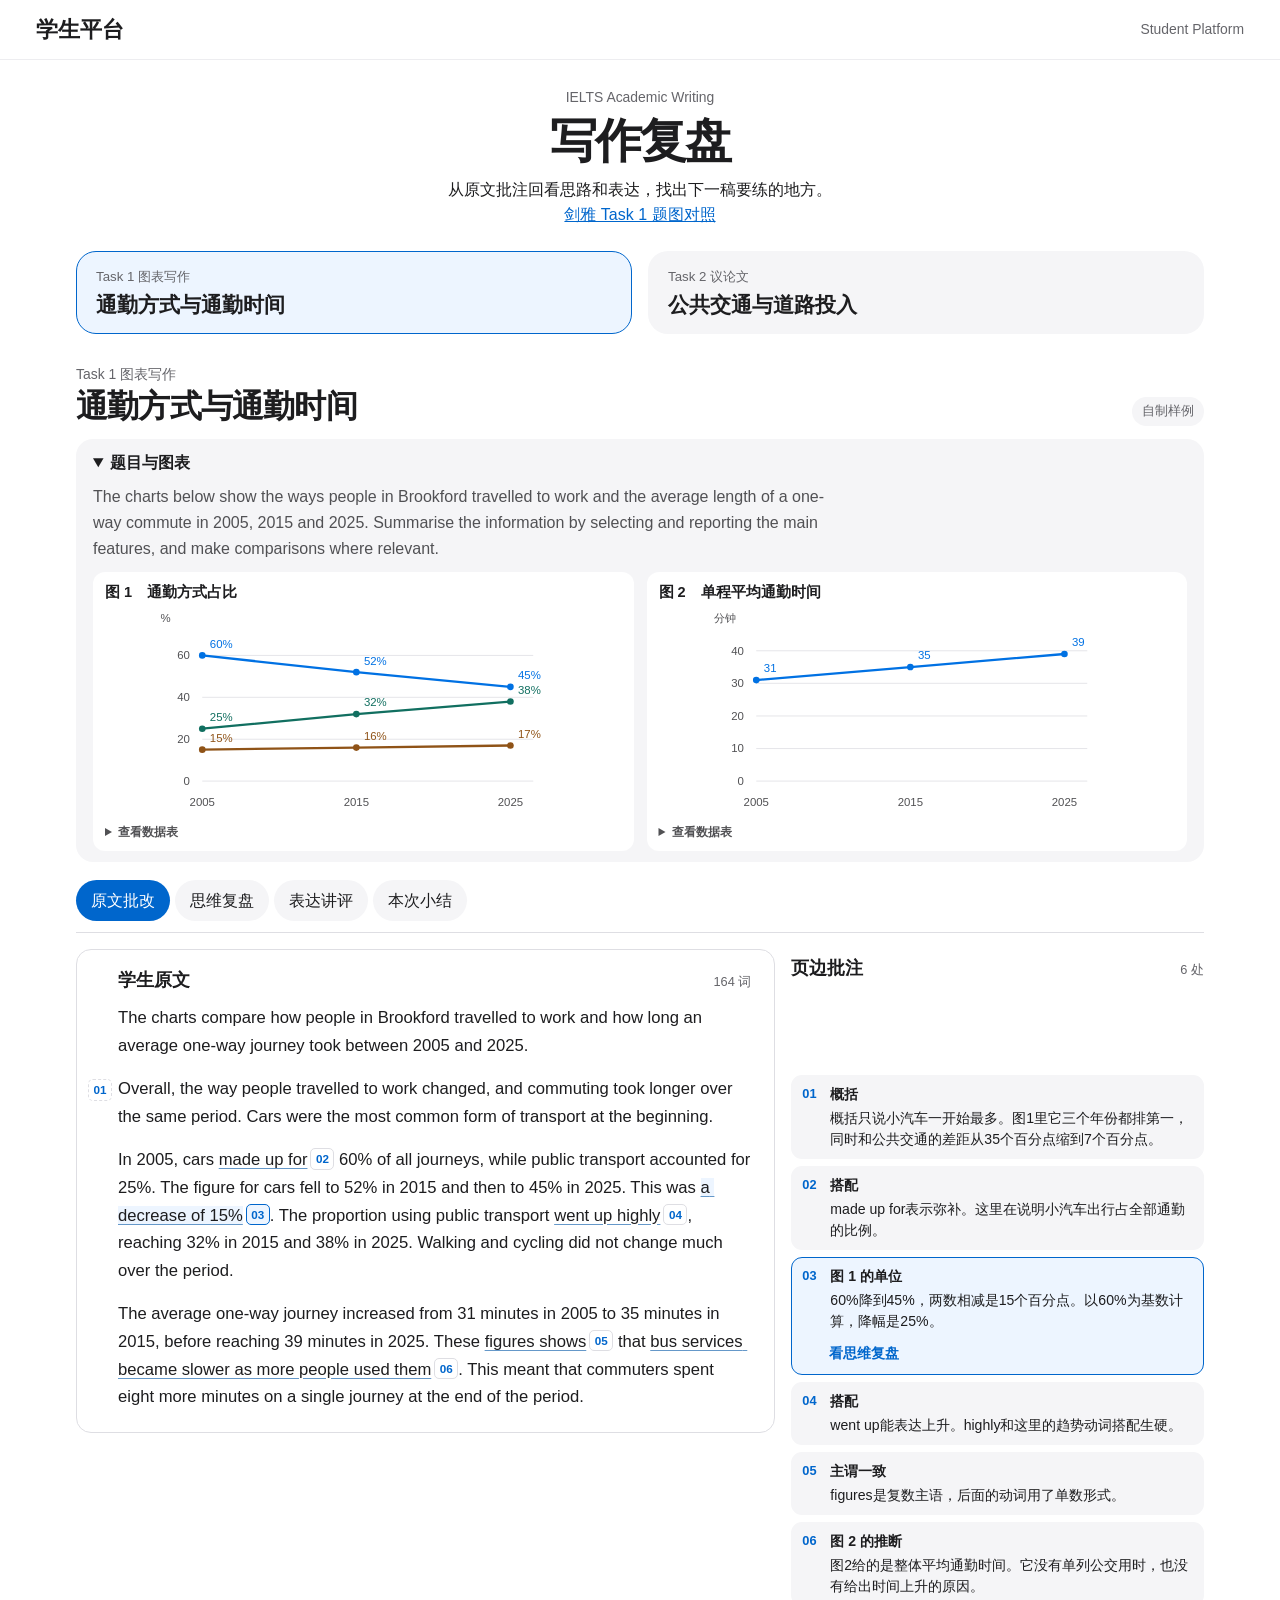
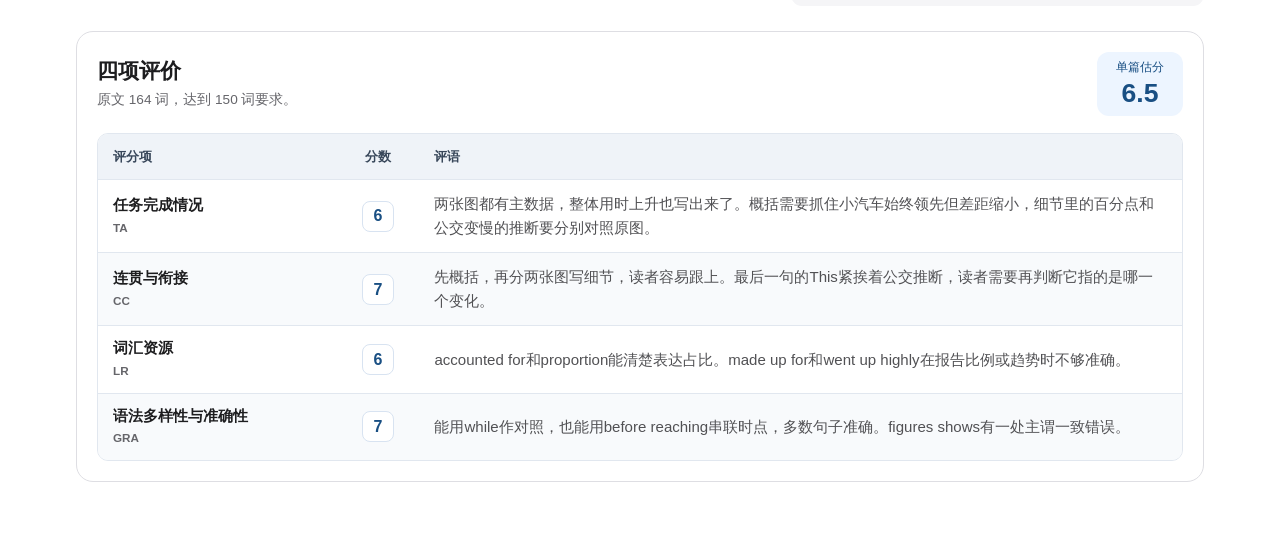
<file: index.html>
<!doctype html>
<html lang="zh-CN">
<head>
  <meta charset="utf-8">
  <meta name="viewport" content="width=device-width, initial-scale=1">
  <title>学生平台写作复盘</title>
  <link rel="stylesheet" href="writing-review.css?v=assessment-3">
  <script src="writing-samples.js?v=original-figures-20261110" defer></script>
  <script src="writing-review.js?v=assessment-3" defer></script>
</head>
<body>
  <header class="site-header">
    <div><a href="https://chaoimhinalmansour.github.io/studentplatform/">学生平台</a><span>Student Platform</span></div>
  </header>
  <main class="page">
    <section class="hero">
      <p class="kicker">IELTS Academic Writing</p>
      <h1>写作复盘</h1>
      <p>从原文批注回看思路和表达，找出下一稿要练的地方。</p>
      <p><a href="cambridge-task1.html">剑雅 Task 1 题图对照</a></p>
    </section>
    <nav class="sample-list" aria-label="写作复盘样例">
      <button type="button" data-sample="task1" aria-pressed="true"><span>Task 1 图表写作</span><strong>通勤方式与通勤时间</strong></button>
      <button type="button" data-sample="task2" aria-pressed="false"><span>Task 2 议论文</span><strong>公共交通与道路投入</strong></button>
    </nav>
    <article class="review" aria-labelledby="task-title">
      <header class="task-header">
        <div><p class="kicker" id="task-label"></p><h2 id="task-title"></h2></div>
        <span class="sample-tag">自制样例</span>
      </header>
      <details id="task-material" class="material" open>
        <summary id="material-title">题目与图表</summary>
        <div id="task-prompt" lang="en"></div>
        <div id="task-figures" class="figures"></div>
      </details>
      <div class="view-tabs" role="tablist" aria-label="复盘内容">
        <button type="button" id="tab-source" role="tab" data-view="source" aria-selected="true" aria-controls="panel-source">原文批改</button>
        <button type="button" id="tab-thought" role="tab" data-view="thought" aria-selected="false" aria-controls="panel-thought" tabindex="-1">思维复盘</button>
        <button type="button" id="tab-language" role="tab" data-view="language" aria-selected="false" aria-controls="panel-language" tabindex="-1">表达讲评</button>
        <button type="button" id="tab-summary" role="tab" data-view="summary" aria-selected="false" aria-controls="panel-summary" tabindex="-1">本次小结</button>
      </div>
      <section id="panel-source" role="tabpanel" aria-labelledby="tab-source"></section>
      <section id="panel-thought" role="tabpanel" aria-labelledby="tab-thought" hidden></section>
      <section id="panel-language" role="tabpanel" aria-labelledby="tab-language" hidden></section>
      <section id="panel-summary" role="tabpanel" aria-labelledby="tab-summary" hidden></section>
      <p id="review-status" class="sr-only" aria-live="polite"></p>
      <noscript>请启用 JavaScript 以查看样稿和批注。</noscript>
    </article>
  </main>
</body>
</html>
</file>
<file: writing-review.css>
:root {
  --ink: #1d1d1f;
  --muted: #515154;
  --secondary: #65656a;
  --line: #dedee3;
  --surface: #f5f5f7;
  --blue: #0066cc;
  --light-blue: #edf5ff;
  --warm: #784715;
  --light-warm: #fff6e9;
  font: 16px/1.6 -apple-system, BlinkMacSystemFont, Arial, "PingFang SC", "HarmonyOS Sans SC", "Microsoft YaHei", sans-serif;
  color: var(--ink);
  background: #fff;
}
* { box-sizing: border-box; }
body, h1, h2, h3, h4, p, figure, dl, dd { margin: 0; }
[hidden] { display: none !important; }
button { font: inherit; color: inherit; cursor: pointer; }
a { color: var(--blue); }
button:focus-visible, a:focus-visible, summary:focus-visible { outline: 2px solid var(--blue); outline-offset: 3px; }
.site-header { border-bottom: 1px solid #ededf0; }
.site-header div { max-width: 1260px; min-height: 59px; margin: auto; padding: 8px 26px; display: flex; justify-content: space-between; align-items: center; gap: 12px; }
.site-header a { color: var(--ink); font-size: 22px; font-weight: 730; text-decoration: none; }
.site-header span, .kicker { color: var(--secondary); font-size: .87rem; }
.page { max-width: 1180px; margin: auto; padding: 26px 26px 56px; }
.hero { text-align: center; margin-bottom: 23px; }
.hero h1 { font-size: clamp(32px, 5vw, 47px); letter-spacing: -.045em; line-height: 1.2; margin: 5px 0 7px; }
.hero p:last-child { color: var(--muted); }
.sample-list { display: grid; grid-template-columns: repeat(2, minmax(0, 1fr)); gap: 16px; margin-bottom: 29px; }
.sample-list button { text-align: left; background: var(--surface); border: 1px solid transparent; border-radius: 20px; padding: 14px 19px; }
.sample-list button[aria-pressed="true"] { background: var(--light-blue); border-color: var(--blue); }
.sample-list span, .sample-list strong { display: block; }
.sample-list span { font-size: .83rem; color: var(--secondary); }
.sample-list strong { font-size: clamp(16px, 2.3vw, 21px); line-height: 1.4; margin-top: 3px; }
.task-header { display: flex; justify-content: space-between; align-items: end; gap: 10px; margin-bottom: 13px; }
h2 { font-size: clamp(23px, 3vw, 32px); letter-spacing: -.025em; line-height: 1.25; }
h3 { font-size: 1.15rem; line-height: 1.35; }
.sample-tag { flex: none; color: var(--secondary); font-size: .8rem; background: var(--surface); border-radius: 20px; padding: 4px 10px; }
.material { background: var(--surface); border-radius: 17px; padding: 11px 17px; margin-bottom: 18px; }
.material summary, .outline summary, .figure-values summary { cursor: pointer; font-weight: 650; }
#task-prompt { margin: 9px 0 4px; max-width: 83ch; color: var(--muted); }
.figures { display: grid; grid-template-columns: repeat(2, minmax(0, 1fr)); gap: 13px; margin-top: 11px; }
.figures:empty { display: none; }
.figures figure { min-width: 0; background: #fff; border-radius: 12px; padding: 9px 12px 8px; }
figcaption { font-size: .91rem; font-weight: 650; }
.question-chart { display: block; width: auto; max-width: 100%; height: auto; max-height: 219px; margin-inline: auto; }
.figure-values { font-size: .77rem; color: var(--muted); }
.figure-values table { width: 100%; border-collapse: collapse; text-align: right; margin: 4px 0; }
.figure-values td, .figure-values th { border-top: 1px solid var(--line); padding: 3px; }
.figure-values th:first-child { text-align: left; }
.view-tabs { display: flex; flex-wrap: wrap; gap: 5px; padding-bottom: 11px; margin-bottom: 16px; border-bottom: 1px solid var(--line); }
.view-tabs button { min-height: 41px; padding: 5px 15px; border: 0; border-radius: 22px; background: var(--surface); }
.view-tabs button[aria-selected="true"] { color: #fff; background: var(--blue); }
.reading { display: grid; grid-template-columns: minmax(0, 62%) minmax(0, 1fr); gap: 16px; align-items: start; }
.paper { background: #fff; border: 1px solid var(--line); border-radius: 15px; padding: 18px 23px 21px 41px; }
.paper-top, .margin-top { display: flex; justify-content: space-between; gap: 5px; align-items: baseline; margin-bottom: 11px; }
.paper-top span, .margin-top span { color: var(--secondary); font-size: .8rem; }
.margin-top { padding-top: 7px; }
.paragraph { position: relative; font-size: 1.04rem; line-height: 1.66; white-space: pre-wrap; overflow-wrap: anywhere; scroll-margin-top: 14px; }
.paragraph + .paragraph { margin-top: 16px; }
.phrase { text-decoration: underline; text-decoration-color: #6598c9; text-underline-offset: .19em; }
.phrase.is-selected, .paragraph.is-selected { background: var(--light-blue); }
.pin { display: inline-block; vertical-align: .18em; margin-left: 3px; padding: 0 4px; min-width: 24px; border: 1px solid var(--line); border-radius: 5px; background: #fff; color: var(--blue); font-size: .73rem; font-weight: 700; }
.pin[aria-pressed="true"] { border-color: var(--blue); background: var(--light-blue); }
.paragraph-pin { position: absolute; left: -33px; top: 4px; border-style: dashed; }
.notes { display: grid; position: relative; gap: 7px; }
.margin-note { min-width: 0; background: var(--surface); border: 1px solid transparent; border-radius: 11px; scroll-margin-top: 14px; }
.margin-note.is-selected { border-color: var(--blue); background: var(--light-blue); }
.note-body { width: 100%; display: grid; grid-template-columns: 23px minmax(0, 1fr); gap: 5px; text-align: left; border: 0; background: transparent; padding: 8px 10px; font-size: .88rem; line-height: 1.5; }
.note-body strong, .note-body span span { display: block; }
.note-body strong { margin-bottom: 3px; }
.number { color: var(--blue); font-size: .8rem; font-weight: 700; }
.margin-note:not(.is-selected) .note-more { display: none; }
.reading.aligned .margin-note { position: absolute; inset-inline: 0; top: var(--note-top); }
.text-button { border: 0; background: transparent; color: var(--blue); padding: 3px 0; text-align: left; font-size: .85rem; font-weight: 650; }
.text-button:hover { text-decoration: underline; }
.note-more { margin: 0 9px 6px 37px; }
.assessment {
  margin-top: 24px;
  padding: 20px;
  border: 1px solid var(--line);
  border-radius: 17px;
  background: #fff;
}
.assessment-title { display: flex; align-items: center; justify-content: space-between; gap: 14px; margin-bottom: 17px; }
.assessment-title h3 { font-size: 1.32rem; }
.assessment-title p { color: var(--secondary); font-size: .85rem; margin-top: 4px; }
.assessment-total {
  flex: none;
  min-width: 86px;
  padding: 6px 15px 8px;
  border-radius: 12px;
  background: var(--light-blue);
  color: #194f83;
  text-align: center;
}
.assessment-total span { display: block; font-size: .78rem; }
.assessment-total strong { display: block; font-size: 1.66rem; font-variant-numeric: tabular-nums; line-height: 1.14; }
.assessment-frame { border: 1px solid #e1e7ef; border-radius: 11px; overflow: hidden; }
.assessment-table { width: 100%; table-layout: fixed; border-collapse: collapse; text-align: left; }
.criterion-col { width: 22%; }
.score-col { width: 83px; }
.assessment-table th, .assessment-table td { padding: 12px 15px; vertical-align: middle; }
.assessment-table thead { background: #eff3f8; color: #38475a; font-size: .82rem; }
.assessment-table tbody tr { border-top: 1px solid #e1e7ef; }
.assessment-table tbody tr:nth-child(even) { background: #f8fafc; }
.criterion-name { display: block; font-size: .93rem; font-weight: 650; line-height: 1.38; }
.criterion-code { display: block; margin-top: 3px; color: var(--secondary); font-size: .73rem; font-weight: 600; }
.assessment-table .criterion-score { text-align: center; }
.criterion-score span {
  display: inline-grid;
  place-items: center;
  min-width: 32px;
  min-height: 31px;
  border: 1px solid #d8e3f1;
  border-radius: 8px;
  background: #fff;
  color: #194f83;
  font-variant-numeric: tabular-nums;
  font-weight: 700;
}
.criterion-feedback, .section-intro { color: var(--muted); }
.criterion-feedback { font-size: .94rem; overflow-wrap: anywhere; }
.section-intro { margin: 4px 0 14px; }
.outline, .lesson, .summary-box { background: var(--surface); border-radius: 16px; padding: 14px 16px; margin-bottom: 13px; }
.outline ul { list-style: none; margin: 9px 0 0; padding: 0; }
.outline li + li { margin-top: 5px; }
.mindmap-heading { display: flex; align-items: start; justify-content: space-between; gap: 12px; margin: 4px 0 15px; }
.mindmap-heading h3 { font-size: 1.36rem; }
.mindmap-heading p { margin-top: 4px; color: var(--muted); font-size: .91rem; }
.map-total { flex: none; color: #6a4019; background: #fbefe0; border-radius: 24px; padding: 5px 11px; font-size: .82rem; }
.mindmap-layout { display: grid; grid-template-columns: minmax(0, 1.96fr) minmax(0, 1fr); align-items: start; gap: 16px; }
.mind-board {
  isolation: isolate;
  position: relative;
  display: grid;
  grid-template-columns: minmax(118px, .83fr) minmax(0, 2.9fr);
  align-items: center;
  gap: 25px;
  padding: 20px;
  border: 1px solid #dbe5f0;
  border-radius: 19px;
  background: radial-gradient(circle at 1px 1px, #dce7f2 1px, transparent 1.2px) 0 0 / 15px 15px, #f6f9fd;
}
.map-wires { position: absolute; inset: 0; width: 100%; height: 100%; pointer-events: none; }
.map-wires path { fill: none; stroke: #98afc7; stroke-width: 1.5; }
.map-wires path.wire-gap { stroke: #bb8959; stroke-dasharray: 4 3; }
.map-wires path.wire-active { stroke: #2365ae; stroke-width: 2.5; }
.map-root, .map-topic, .map-node { position: relative; z-index: 1; border-radius: 12px; overflow-wrap: anywhere; }
.map-root { padding: 12px 11px; background: #214c80; color: #fff; }
.map-root > span { font-size: .72rem; letter-spacing: .04em; color: #d9e7fa; }
.map-root > strong, .map-topic > strong, .map-node > strong { display: block; line-height: 1.38; }
.map-root > strong { font-size: .98rem; margin-top: 3px; }
.map-root > p { font-size: .76rem; line-height: 1.52; color: #e7effc; margin-top: 6px; }
.map-branches { display: grid; gap: 24px; min-width: 0; }
.map-branch { display: grid; grid-template-columns: minmax(102px, .91fr) minmax(0, 1.68fr); align-items: center; gap: 25px; }
.map-topic { border: 1px solid #b9cde4; background: #ebf3ff; color: #1d4776; padding: 9px 10px; }
.map-topic > span { display: block; font-size: .76rem; margin-bottom: 2px; }
.map-topic > strong { font-size: .88rem; }
.map-leaves { display: grid; gap: 8px; list-style: none; margin: 0; padding: 0; min-width: 0; }
.map-leaves.map-sequence { gap: 14px; }
.map-node { text-align: left; width: 100%; padding: 7px 10px 8px; background: #fff; border: 1px solid #c5d3e3; }
.map-node-label { display: flex; gap: 5px; align-items: center; margin-bottom: 3px; color: #455d76; font-size: .72rem; }
.map-node > strong { font-size: .9rem; }
.map-node.map-gap { background: #fff8ec; border-color: #c89665; }
.map-gap .map-node-label, .inspect-gap .map-inspector-label { color: #75461d; }
.map-node:hover { border-color: #4075ac; }
.map-node[aria-pressed="true"] { border-color: #2365ae; box-shadow: inset 0 0 0 1px #2365ae; }
.map-number { flex: none; padding: 1px 5px; border-radius: 5px; background: #f3e0c8; color: #67390e; font-size: .72rem; font-weight: 700; }
.mind-inspector { padding: 14px 15px 15px; border: 1px solid #dbe5f0; border-radius: 17px; background: #fff; scroll-margin-top: 12px; }
.mind-inspector.inspect-gap { border-top: 3px solid #b8824b; padding-top: 12px; }
.map-breadcrumb { color: var(--secondary); font-size: .76rem; margin-bottom: 5px; }
.map-inspector-label { display: flex; gap: 6px; align-items: center; color: #455d76; font-size: .79rem; margin-bottom: 3px; }
.mind-inspector h3 { font-size: 1.07rem; margin-bottom: 9px; }
.map-evidence { margin: 6px 0 0; padding: 6px 9px; border-left: 2px solid #7f9ab7; background: #f3f6fa; font-size: .85rem; }
.map-evidence > span { color: var(--secondary); font-size: .72rem; }
.map-proof { font-size: .91rem; margin-top: 9px; }
.map-coaching { margin-top: 8px; }
.map-coaching > div { border-top: 1px solid #e5eaf1; padding: 6px 0 7px; }
.map-coaching dt { font-weight: 700; font-size: .88rem; }
.map-coaching dd { color: var(--muted); font-size: .88rem; line-height: 1.6; }
.map-links { display: flex; gap: 5px 14px; flex-wrap: wrap; margin-top: 4px; }
.map-back { display: none; }
.mindmap-outline { margin-top: 14px; }
.lesson h3, .summary-box h3 { margin-bottom: 7px; }
.quote { background: #fff; border-left: 3px solid #8db2db; margin: 7px 0; padding: 6px 9px; }
.lesson p { margin-bottom: 6px; }
.lesson .example { color: #173d66; font-weight: 600; }
.summary-grid { display: grid; grid-template-columns: repeat(2, minmax(0, 1fr)); gap: 14px; }
.summary-box ul { list-style: none; margin: 0; padding: 0; }
.summary-box li + li { margin-top: 12px; }
.sr-only { position: absolute; width: 1px; height: 1px; margin: -1px; overflow: hidden; clip-path: inset(50%); white-space: nowrap; }
@media (max-width: 980px) {
  .mindmap-layout { grid-template-columns: 1fr; }
  .map-back { display: inline-block; }
}
@media (max-width: 800px) {
  .reading { grid-template-columns: 1fr; }
  .reading.aligned .notes { min-height: 0 !important; }
  .reading.aligned .margin-note { position: relative; inset: auto; }
}
@media (max-width: 650px) {
  .mind-board { grid-template-columns: 1fr; gap: 12px; padding: 13px; }
  .map-wires { display: none; }
  .map-branches { margin-left: 7px; padding-left: 13px; border-left: 1px solid #9bb5ce; gap: 14px; }
  .map-branch { grid-template-columns: 1fr; gap: 7px; }
  .map-leaves { margin-left: 9px; padding-left: 12px; border-left: 1px solid #b7c9dc; }
  .map-topic::before, .map-node::before { content: ""; position: absolute; top: 50%; right: 100%; width: 13px; border-top: 1px solid #a3b8cf; }
}
@media (max-width: 590px) {
  .page { padding: 19px 13px 38px; }
  .site-header div { padding-inline: 14px; }
  .sample-list { gap: 8px; margin-bottom: 22px; }
  .sample-list button { padding: 10px; border-radius: 13px; }
  .figures, .summary-grid { grid-template-columns: 1fr; }
  .view-tabs button { font-size: .88rem; padding-inline: 11px; }
  .paper { padding-right: 12px; }
  .assessment { padding: 12px; }
  .assessment-total { min-width: 72px; padding-inline: 9px; }
  .assessment-table th, .assessment-table td { padding: 9px 7px; }
  .criterion-col { width: 25%; }
  .score-col { width: 44px; }
  .criterion-name, .criterion-feedback { font-size: .85rem; }
  .criterion-score span { min-width: 27px; min-height: 28px; }
}
</file>
